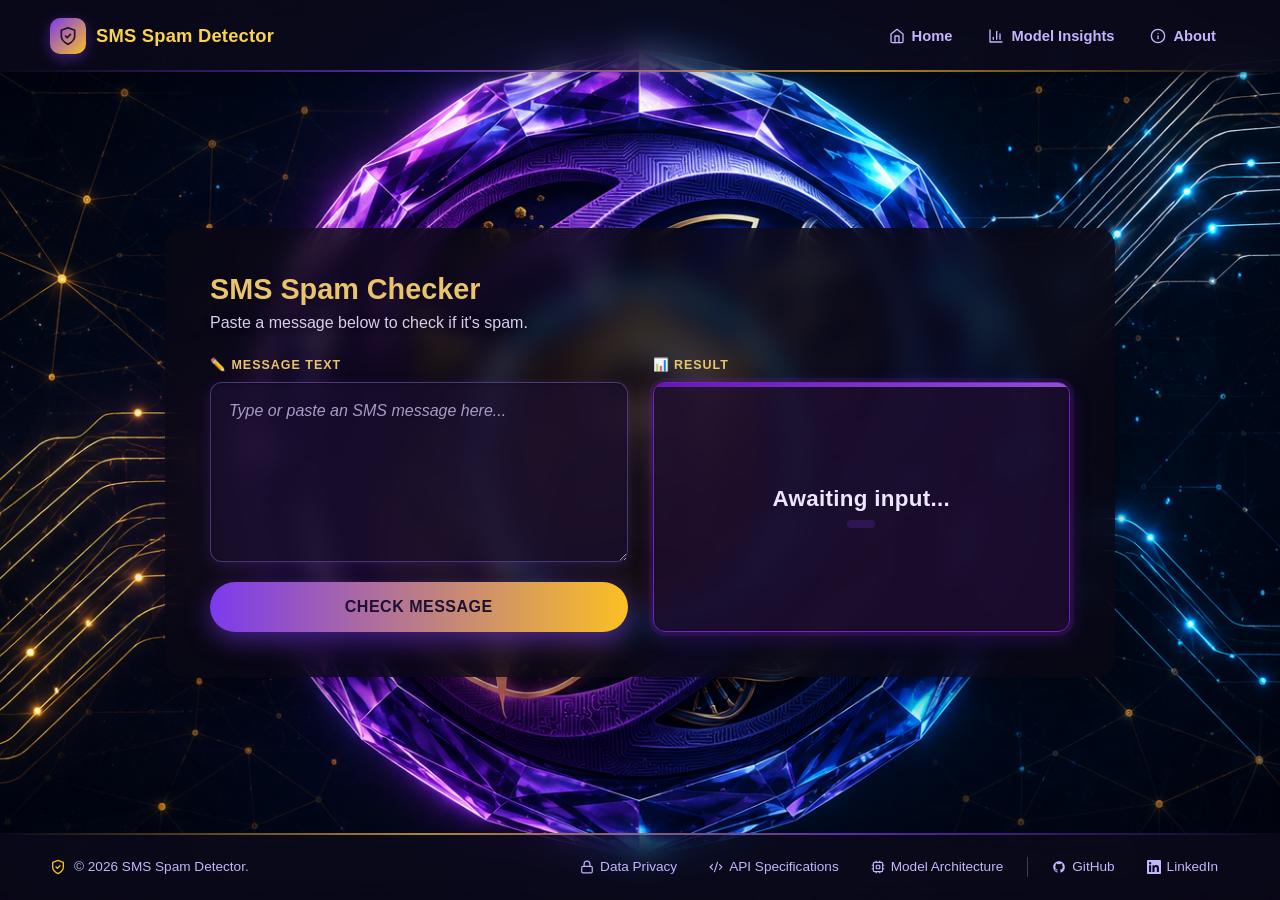
<file: frontend/index.html>
<!DOCTYPE html>
<html lang="en">
<head>
    <meta charset="UTF-8">
    <meta name="viewport" content="width=device-width, initial-scale=1.0">
    <title>SMS Spam Detector | Check Message</title>
    <link rel="stylesheet" href="css/style.css">
</head>
<body>

    <!-- Data Privacy Modal -->
    <div class="modal-overlay" id="privacyModal">
        <div class="modal-box">
            <button class="modal-close" id="closeModal" aria-label="Close">
                <svg viewBox="0 0 24 24" fill="none" stroke="currentColor" stroke-width="2.5" stroke-linecap="round" stroke-linejoin="round"><path d="M18 6 6 18"/><path d="m6 6 12 12"/></svg>
            </button>
            <div class="modal-icon">
                <svg viewBox="0 0 24 24" fill="none" stroke="currentColor" stroke-width="2" stroke-linecap="round" stroke-linejoin="round"><rect width="18" height="11" x="3" y="11" rx="2" ry="2"/><path d="M7 11V7a5 5 0 0 1 10 0v4"/></svg>
            </div>
            <h2>Data Privacy</h2>
            <p>Your privacy is important to us. Here is exactly what this application does and does not do with your data:</p>
            <ul>
                <li>
                    <svg viewBox="0 0 24 24" fill="none" stroke="currentColor" stroke-width="2" stroke-linecap="round" stroke-linejoin="round"><path d="M20 6 9 17l-5-5"/></svg>
                    <span><b>No messages are stored.</b> Your SMS text is processed in memory and immediately discarded after prediction.</span>
                </li>
                <li>
                    <svg viewBox="0 0 24 24" fill="none" stroke="currentColor" stroke-width="2" stroke-linecap="round" stroke-linejoin="round"><path d="M20 6 9 17l-5-5"/></svg>
                    <span><b>No personal data is collected.</b> We do not collect names, phone numbers, IP addresses, or any identifying information.</span>
                </li>
                <li>
                    <svg viewBox="0 0 24 24" fill="none" stroke="currentColor" stroke-width="2" stroke-linecap="round" stroke-linejoin="round"><path d="M20 6 9 17l-5-5"/></svg>
                    <span><b>No third-party sharing.</b> Your input never leaves the server — it is not sent to any external service or analytics platform.</span>
                </li>
                <li>
                    <svg viewBox="0 0 24 24" fill="none" stroke="currentColor" stroke-width="2" stroke-linecap="round" stroke-linejoin="round"><path d="M20 6 9 17l-5-5"/></svg>
                    <span><b>No cookies or tracking.</b> This application uses no cookies, local storage, or browser fingerprinting.</span>
                </li>
                <li>
                    <svg viewBox="0 0 24 24" fill="none" stroke="currentColor" stroke-width="2" stroke-linecap="round" stroke-linejoin="round"><path d="M20 6 9 17l-5-5"/></svg>
                    <span><b>Open source.</b> The full source code is publicly available on GitHub for independent verification.</span>
                </li>
            </ul>
        </div>
    </div>

    <header class="site-header">
        <a href="landing.html" class="logo">
            <span class="logo-icon">
                <svg viewBox="0 0 24 24" fill="none" stroke="currentColor" stroke-width="2" stroke-linecap="round" stroke-linejoin="round"><path d="M12 22s8-4 8-10V5l-8-3-8 3v7c0 6 8 10 8 10Z"/><path d="m9 12 2 2 4-4"/></svg>
            </span>
            <span class="logo-text">SMS Spam Detector</span>
        </a>
        <nav>
            <a href="landing.html">
                <svg class="nav-icon" viewBox="0 0 24 24" fill="none" stroke="currentColor" stroke-width="2" stroke-linecap="round" stroke-linejoin="round"><path d="m3 9 9-7 9 7v11a2 2 0 0 1-2 2H5a2 2 0 0 1-2-2z"/><path d="M9 22V12h6v10"/></svg>
                <span>Home</span>
            </a>
            <a href="model_insights/examples.pdf" download>
                <svg class="nav-icon" viewBox="0 0 24 24" fill="none" stroke="currentColor" stroke-width="2" stroke-linecap="round" stroke-linejoin="round"><path d="M3 3v18h18"/><path d="M18 17V9"/><path d="M13 17V5"/><path d="M8 17v-3"/></svg>
                <span>Model Insights</span>
            </a>
            <a href="https://github.com/your-username/sms-spam-detector" target="_blank" rel="noopener noreferrer">
                <svg class="nav-icon" viewBox="0 0 24 24" fill="none" stroke="currentColor" stroke-width="2" stroke-linecap="round" stroke-linejoin="round"><circle cx="12" cy="12" r="10"/><path d="M12 16v-4"/><path d="M12 8h.01"/></svg>
                <span>About</span>
            </a>
        </nav>
    </header>

    <main class="app-main">
        <div class="glass-card">
            <h1>SMS Spam Checker</h1>
            <p class="subtext">Paste a message below to check if it's spam.</p>

            <div class="checker-grid">
                <div class="input-col">
                    <label for="messageInput">✏️ MESSAGE TEXT</label>
                    <textarea id="messageInput" placeholder="Type or paste an SMS message here..."></textarea>
                    <button id="checkBtn">CHECK MESSAGE</button>
                </div>

                <div class="result-col">
                    <label>📊 RESULT</label>
                    <div class="result-box" id="resultBox">
                        <p id="resultLabel">Awaiting input...</p>
                        <p id="resultScore"></p>
                    </div>
                </div>
            </div>
        </div>
    </main>

    <footer class="site-footer">
        <div class="footer-brand">
            <svg class="footer-icon" viewBox="0 0 24 24" fill="none" stroke="currentColor" stroke-width="2" stroke-linecap="round" stroke-linejoin="round"><path d="M12 22s8-4 8-10V5l-8-3-8 3v7c0 6 8 10 8 10Z"/><path d="m9 12 2 2 4-4"/></svg>
            <p>&copy; 2026 SMS Spam Detector.</p>
        </div>
        <div class="footer-links">
            <a href="#" id="openPrivacy">
                <svg viewBox="0 0 24 24" fill="none" stroke="currentColor" stroke-width="2" stroke-linecap="round" stroke-linejoin="round"><rect width="18" height="11" x="3" y="11" rx="2" ry="2"/><path d="M7 11V7a5 5 0 0 1 10 0v4"/></svg>
                <span>Data Privacy</span>
            </a>
            <a href="api.html" target="_blank" rel="noopener noreferrer">
                <svg viewBox="0 0 24 24" fill="none" stroke="currentColor" stroke-width="2" stroke-linecap="round" stroke-linejoin="round"><path d="m18 16 4-4-4-4"/><path d="m6 8-4 4 4 4"/><path d="m14.5 4-5 16"/></svg>
                <span>API Specifications</span>
            </a>
            <a href="model_insights/model_architecture.pdf" download>
                <svg viewBox="0 0 24 24" fill="none" stroke="currentColor" stroke-width="2" stroke-linecap="round" stroke-linejoin="round"><rect width="16" height="16" x="4" y="4" rx="2"/><rect width="6" height="6" x="9" y="9" rx="1"/><path d="M15 2v2"/><path d="M15 20v2"/><path d="M2 15h2"/><path d="M2 9h2"/><path d="M20 15h2"/><path d="M20 9h2"/><path d="M9 2v2"/><path d="M9 20v2"/></svg>
                <span>Model Architecture</span>
            </a>

            <div class="footer-divider"></div>

            <a href="https://github.com/your-username" target="_blank" rel="noopener noreferrer" class="footer-social">
                <svg viewBox="0 0 24 24" fill="currentColor"><path d="M12 2C6.477 2 2 6.484 2 12.017c0 4.425 2.865 8.18 6.839 9.504.5.092.682-.217.682-.483 0-.237-.008-.868-.013-1.703-2.782.605-3.369-1.343-3.369-1.343-.454-1.158-1.11-1.466-1.11-1.466-.908-.62.069-.608.069-.608 1.003.07 1.531 1.032 1.531 1.032.892 1.53 2.341 1.088 2.91.832.092-.647.35-1.088.636-1.338-2.22-.253-4.555-1.113-4.555-4.951 0-1.093.39-1.988 1.029-2.688-.103-.253-.446-1.272.098-2.65 0 0 .84-.27 2.75 1.026A9.564 9.564 0 0 1 12 6.844a9.59 9.59 0 0 1 2.504.337c1.909-1.296 2.747-1.027 2.747-1.027.546 1.379.202 2.398.1 2.651.64.7 1.028 1.595 1.028 2.688 0 3.848-2.339 4.695-4.566 4.943.359.309.678.92.678 1.855 0 1.338-.012 2.419-.012 2.747 0 .268.18.58.688.482A10.02 10.02 0 0 0 22 12.017C22 6.484 17.522 2 12 2Z"/></svg>
                <span>GitHub</span>
            </a>
            <a href="https://linkedin.com/in/your-profile" target="_blank" rel="noopener noreferrer" class="footer-social footer-social--linkedin">
                <svg viewBox="0 0 24 24" fill="currentColor"><path d="M20.447 20.452h-3.554v-5.569c0-1.328-.027-3.037-1.852-3.037-1.853 0-2.136 1.445-2.136 2.939v5.667H9.351V9h3.414v1.561h.046c.477-.9 1.637-1.85 3.37-1.85 3.601 0 4.267 2.37 4.267 5.455v6.286zM5.337 7.433a2.062 2.062 0 0 1-2.063-2.065 2.064 2.064 0 1 1 2.063 2.065zm1.782 13.019H3.555V9h3.564v11.452zM22.225 0H1.771C.792 0 0 .774 0 1.729v20.542C0 23.227.792 24 1.771 24h20.451C23.2 24 24 23.227 24 22.271V1.729C24 .774 23.2 0 22.222 0h.003z"/></svg>
                <span>LinkedIn</span>
            </a>
        </div>
    </footer>

    <script src="js/script.js"></script>
    <script src="js/modal.js"></script>
</body>
</html>
</file>
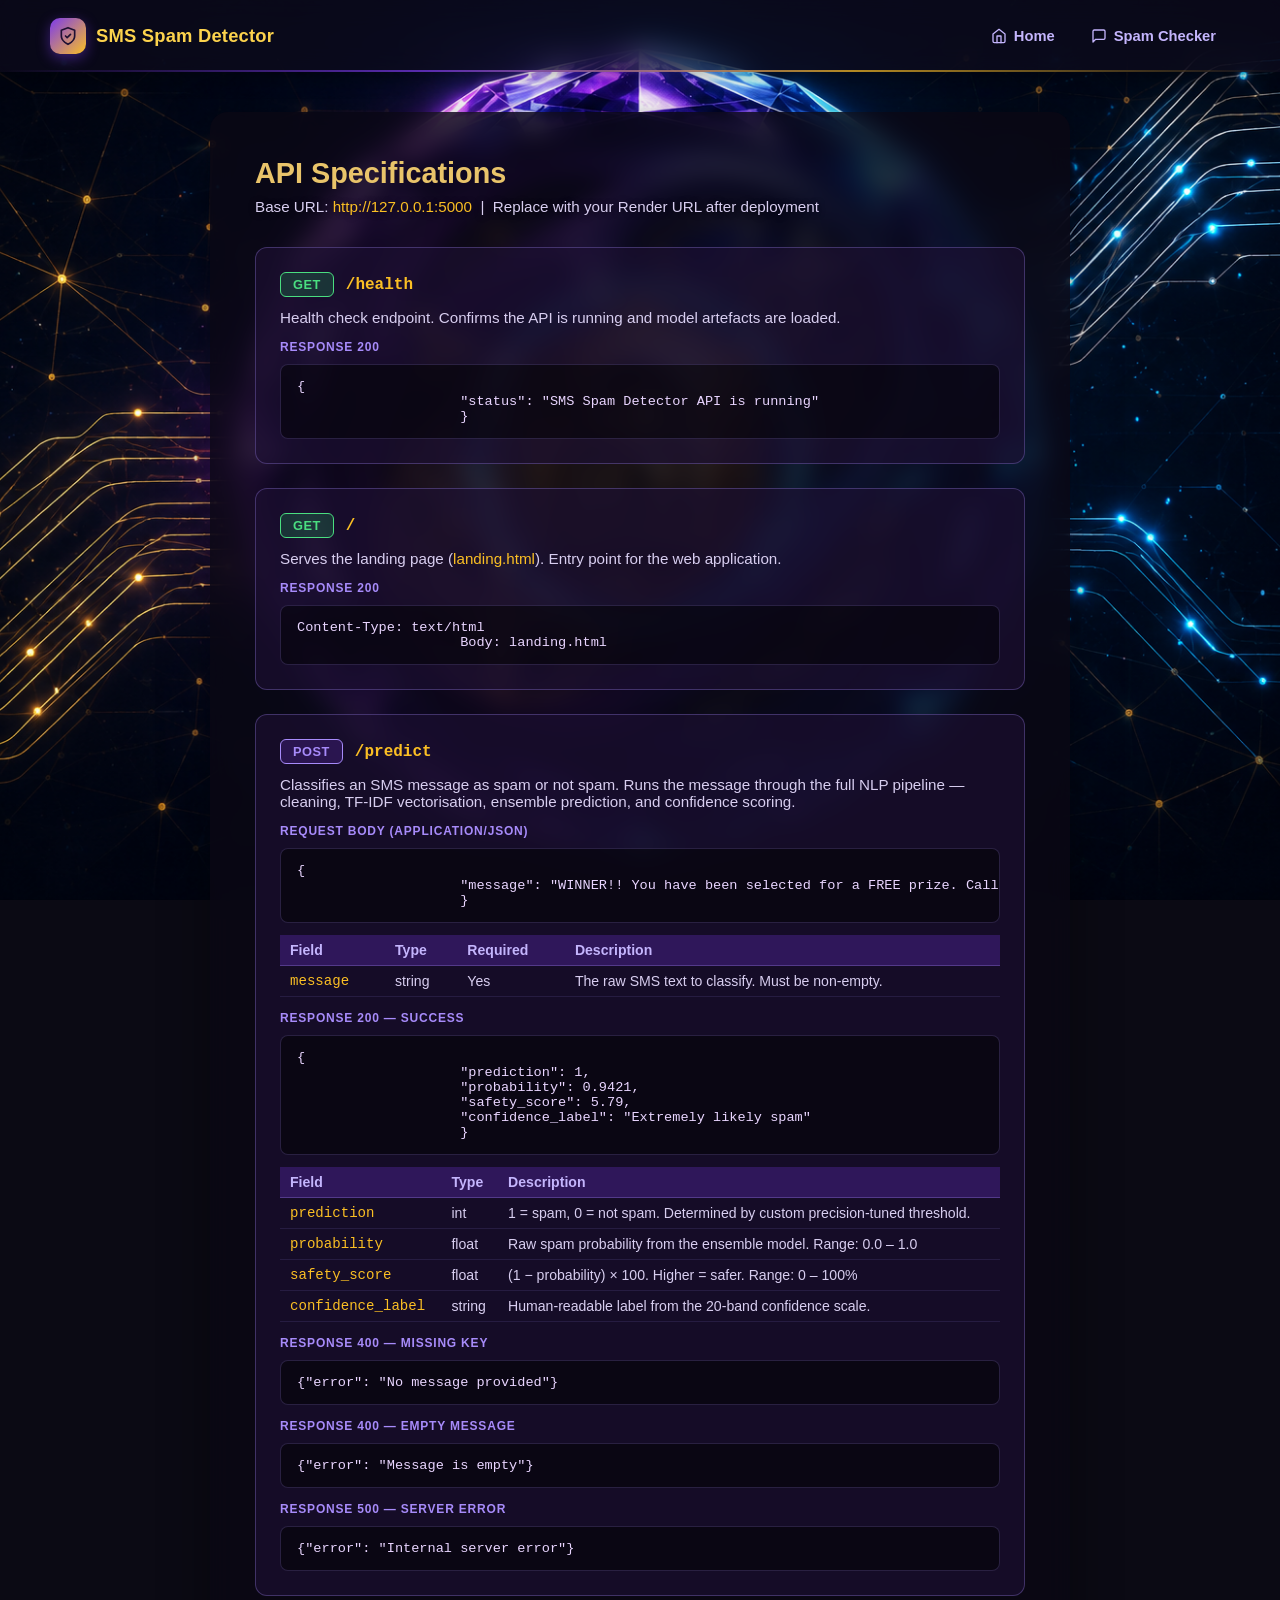
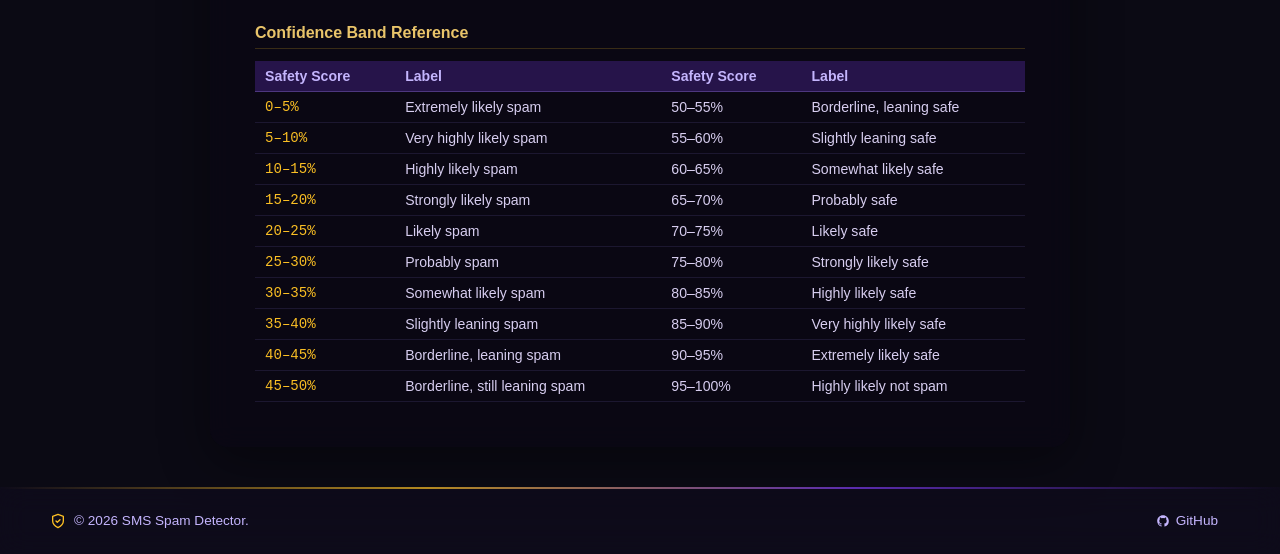
<file: frontend/api.html>
<!DOCTYPE html>
<html lang="en">

<head>
    <meta charset="UTF-8">
    <meta name="viewport" content="width=device-width, initial-scale=1.0">
    <title>SMS Spam Detector | API Specifications</title>
    <link rel="stylesheet" href="css/style.css">
    <link rel="stylesheet" href="css/api.css">

</head>

<body>

    <header class="site-header">
        <a href="landing.html" class="logo">
            <span class="logo-icon">
                <svg viewBox="0 0 24 24" fill="none" stroke="currentColor" stroke-width="2" stroke-linecap="round"
                    stroke-linejoin="round">
                    <path d="M12 22s8-4 8-10V5l-8-3-8 3v7c0 6 8 10 8 10Z" />
                    <path d="m9 12 2 2 4-4" />
                </svg>
            </span>
            <span class="logo-text">SMS Spam Detector</span>
        </a>
        <nav>
            <a href="landing.html">
                <svg class="nav-icon" viewBox="0 0 24 24" fill="none" stroke="currentColor" stroke-width="2"
                    stroke-linecap="round" stroke-linejoin="round">
                    <path d="m3 9 9-7 9 7v11a2 2 0 0 1-2 2H5a2 2 0 0 1-2-2z" />
                    <path d="M9 22V12h6v10" />
                </svg>
                <span>Home</span>
            </a>
            <a href="index.html">
                <svg class="nav-icon" viewBox="0 0 24 24" fill="none" stroke="currentColor" stroke-width="2"
                    stroke-linecap="round" stroke-linejoin="round">
                    <path d="M21 15a2 2 0 0 1-2 2H7l-4 4V5a2 2 0 0 1 2-2h14a2 2 0 0 1 2 2z" />
                </svg>
                <span>Spam Checker</span>
            </a>
        </nav>
    </header>

    <main class="api-main">
        <div class="api-card">
            <h1>API Specifications</h1>
            <p class="subtext">Base URL: <code style="color:#fbbf24;">http://127.0.0.1:5000</code> &nbsp;|&nbsp; Replace
                with your Render URL after deployment</p>

            <div class="endpoint">
                <div class="endpoint-header">
                    <span class="method get">GET</span>
                    <span class="endpoint-path">/health</span>
                </div>
                <p class="endpoint-desc">Health check endpoint. Confirms the API is running and model artefacts are
                    loaded.</p>
                <div class="code-label">Response 200</div>
                <div class="code-block">{
                    "status": "SMS Spam Detector API is running"
                    }</div>
            </div>

            <div class="endpoint">
                <div class="endpoint-header">
                    <span class="method get">GET</span>
                    <span class="endpoint-path">/</span>
                </div>
                <p class="endpoint-desc">Serves the landing page (<code style="color:#fbbf24;">landing.html</code>).
                    Entry point for the web application.</p>
                <div class="code-label">Response 200</div>
                <div class="code-block">Content-Type: text/html
                    Body: landing.html</div>
            </div>

            <div class="endpoint">
                <div class="endpoint-header">
                    <span class="method post">POST</span>
                    <span class="endpoint-path">/predict</span>
                </div>
                <p class="endpoint-desc">
                    Classifies an SMS message as spam or not spam. Runs the message through
                    the full NLP pipeline — cleaning, TF-IDF vectorisation, ensemble prediction,
                    and confidence scoring.
                </p>
                <div class="code-label">Request Body (application/json)</div>
                <div class="code-block">{
                    "message": "WINNER!! You have been selected for a FREE prize. Call NOW!"
                    }</div>
                <table class="field-table">
                    <tr>
                        <th>Field</th>
                        <th>Type</th>
                        <th>Required</th>
                        <th>Description</th>
                    </tr>
                    <tr>
                        <td>message</td>
                        <td>string</td>
                        <td>Yes</td>
                        <td>The raw SMS text to classify. Must be non-empty.</td>
                    </tr>
                </table>
                <div class="code-label">Response 200 — Success</div>
                <div class="code-block">{
                    "prediction": 1,
                    "probability": 0.9421,
                    "safety_score": 5.79,
                    "confidence_label": "Extremely likely spam"
                    }</div>
                <table class="field-table">
                    <tr>
                        <th>Field</th>
                        <th>Type</th>
                        <th>Description</th>
                    </tr>
                    <tr>
                        <td>prediction</td>
                        <td>int</td>
                        <td>1 = spam, 0 = not spam. Determined by custom precision-tuned threshold.</td>
                    </tr>
                    <tr>
                        <td>probability</td>
                        <td>float</td>
                        <td>Raw spam probability from the ensemble model. Range: 0.0 – 1.0</td>
                    </tr>
                    <tr>
                        <td>safety_score</td>
                        <td>float</td>
                        <td>(1 − probability) × 100. Higher = safer. Range: 0 – 100%</td>
                    </tr>
                    <tr>
                        <td>confidence_label</td>
                        <td>string</td>
                        <td>Human-readable label from the 20-band confidence scale.</td>
                    </tr>
                </table>
                <div class="code-label">Response 400 — Missing key</div>
                <div class="code-block">{"error": "No message provided"}</div>
                <div class="code-label">Response 400 — Empty message</div>
                <div class="code-block">{"error": "Message is empty"}</div>
                <div class="code-label">Response 500 — Server error</div>
                <div class="code-block">{"error": "Internal server error"}</div>
            </div>

            <p class="section-title">Confidence Band Reference</p>
            <table class="field-table">
                <tr>
                    <th>Safety Score</th>
                    <th>Label</th>
                    <th>Safety Score</th>
                    <th>Label</th>
                </tr>
                <tr>
                    <td>0–5%</td>
                    <td>Extremely likely spam</td>
                    <td>50–55%</td>
                    <td>Borderline, leaning safe</td>
                </tr>
                <tr>
                    <td>5–10%</td>
                    <td>Very highly likely spam</td>
                    <td>55–60%</td>
                    <td>Slightly leaning safe</td>
                </tr>
                <tr>
                    <td>10–15%</td>
                    <td>Highly likely spam</td>
                    <td>60–65%</td>
                    <td>Somewhat likely safe</td>
                </tr>
                <tr>
                    <td>15–20%</td>
                    <td>Strongly likely spam</td>
                    <td>65–70%</td>
                    <td>Probably safe</td>
                </tr>
                <tr>
                    <td>20–25%</td>
                    <td>Likely spam</td>
                    <td>70–75%</td>
                    <td>Likely safe</td>
                </tr>
                <tr>
                    <td>25–30%</td>
                    <td>Probably spam</td>
                    <td>75–80%</td>
                    <td>Strongly likely safe</td>
                </tr>
                <tr>
                    <td>30–35%</td>
                    <td>Somewhat likely spam</td>
                    <td>80–85%</td>
                    <td>Highly likely safe</td>
                </tr>
                <tr>
                    <td>35–40%</td>
                    <td>Slightly leaning spam</td>
                    <td>85–90%</td>
                    <td>Very highly likely safe</td>
                </tr>
                <tr>
                    <td>40–45%</td>
                    <td>Borderline, leaning spam</td>
                    <td>90–95%</td>
                    <td>Extremely likely safe</td>
                </tr>
                <tr>
                    <td>45–50%</td>
                    <td>Borderline, still leaning spam</td>
                    <td>95–100%</td>
                    <td>Highly likely not spam</td>
                </tr>
            </table>
        </div>
    </main>

    <footer class="site-footer">
        <div class="footer-brand">
            <svg class="footer-icon" viewBox="0 0 24 24" fill="none" stroke="currentColor" stroke-width="2"
                stroke-linecap="round" stroke-linejoin="round">
                <path d="M12 22s8-4 8-10V5l-8-3-8 3v7c0 6 8 10 8 10Z" />
                <path d="m9 12 2 2 4-4" />
            </svg>
            <p>&copy; 2026 SMS Spam Detector.</p>
        </div>
        <div class="footer-links">
            <a href="https://github.com/your-username" target="_blank" rel="noopener noreferrer" class="footer-social">
                <svg viewBox="0 0 24 24" fill="currentColor">
                    <path
                        d="M12 2C6.477 2 2 6.484 2 12.017c0 4.425 2.865 8.18 6.839 9.504.5.092.682-.217.682-.483 0-.237-.008-.868-.013-1.703-2.782.605-3.369-1.343-3.369-1.343-.454-1.158-1.11-1.466-1.11-1.466-.908-.62.069-.608.069-.608 1.003.07 1.531 1.032 1.531 1.032.892 1.53 2.341 1.088 2.91.832.092-.647.35-1.088.636-1.338-2.22-.253-4.555-1.113-4.555-4.951 0-1.093.39-1.988 1.029-2.688-.103-.253-.446-1.272.098-2.65 0 0 .84-.27 2.75 1.026A9.564 9.564 0 0 1 12 6.844a9.59 9.59 0 0 1 2.504.337c1.909-1.296 2.747-1.027 2.747-1.027.546 1.379.202 2.398.1 2.651.64.7 1.028 1.595 1.028 2.688 0 3.848-2.339 4.695-4.566 4.943.359.309.678.92.678 1.855 0 1.338-.012 2.419-.012 2.747 0 .268.18.58.688.482A10.02 10.02 0 0 0 22 12.017C22 6.484 17.522 2 12 2Z" />
                </svg>
                <span>GitHub</span>
            </a>
        </div>
    </footer>

</body>

</html>
</file>
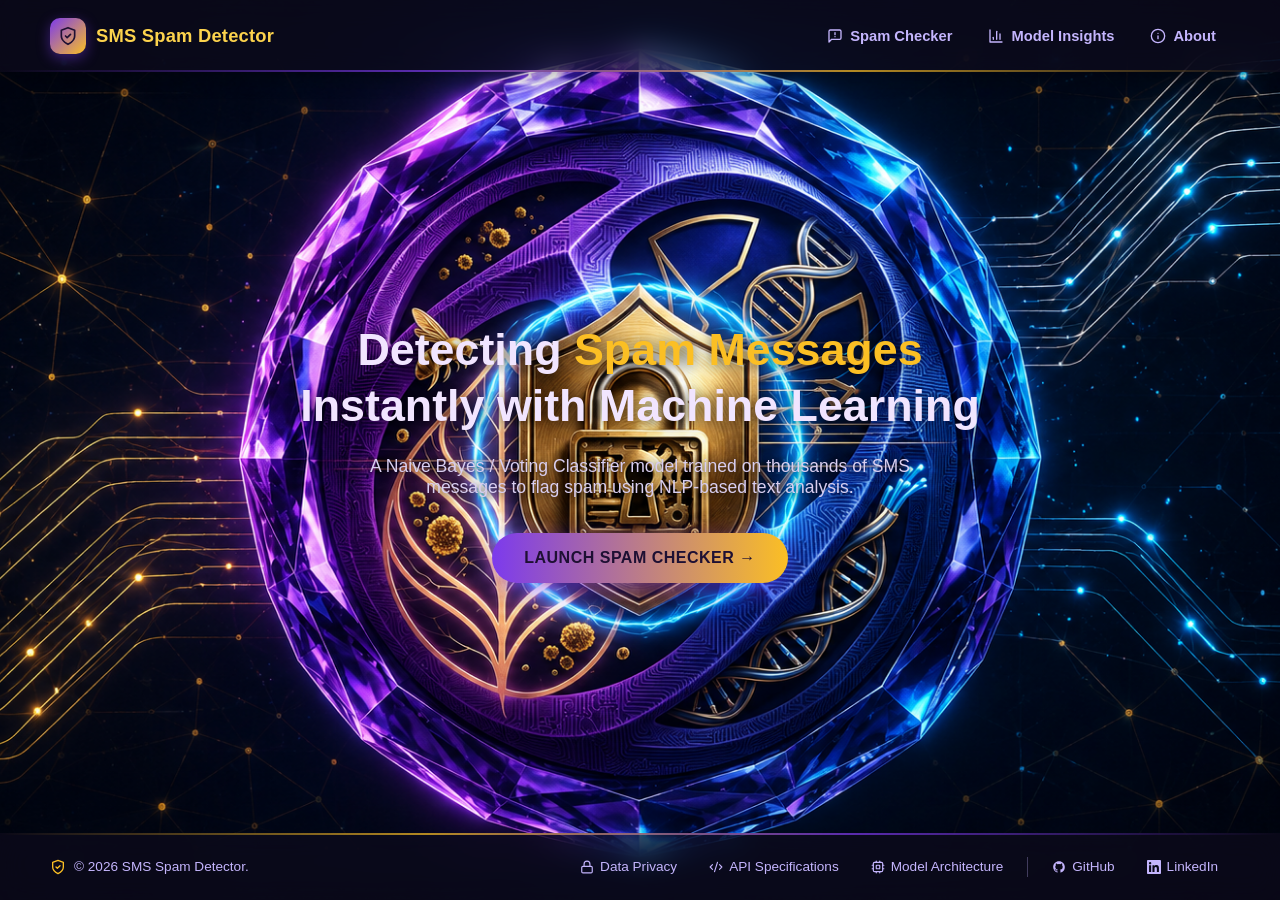
<file: frontend/landing.html>
<!DOCTYPE html>
<html lang="en">
<head>
    <meta charset="UTF-8">
    <meta name="viewport" content="width=device-width, initial-scale=1.0">
    <title>SMS Spam Detector | Home</title>
    <link rel="stylesheet" href="css/landing.css">
</head>
<body>

    <!-- Data Privacy Modal -->
    <div class="modal-overlay" id="privacyModal">
        <div class="modal-box">
            <button class="modal-close" id="closeModal" aria-label="Close">
                <svg viewBox="0 0 24 24" fill="none" stroke="currentColor" stroke-width="2.5" stroke-linecap="round" stroke-linejoin="round"><path d="M18 6 6 18"/><path d="m6 6 12 12"/></svg>
            </button>
            <div class="modal-icon">
                <svg viewBox="0 0 24 24" fill="none" stroke="currentColor" stroke-width="2" stroke-linecap="round" stroke-linejoin="round"><rect width="18" height="11" x="3" y="11" rx="2" ry="2"/><path d="M7 11V7a5 5 0 0 1 10 0v4"/></svg>
            </div>
            <h2>Data Privacy</h2>
            <p>Your privacy is important to us. Here is exactly what this application does and does not do with your data:</p>
            <ul>
                <li>
                    <svg viewBox="0 0 24 24" fill="none" stroke="currentColor" stroke-width="2" stroke-linecap="round" stroke-linejoin="round"><path d="M20 6 9 17l-5-5"/></svg>
                    <span><b>No messages are stored.</b> Your SMS text is processed in memory and immediately discarded after prediction.</span>
                </li>
                <li>
                    <svg viewBox="0 0 24 24" fill="none" stroke="currentColor" stroke-width="2" stroke-linecap="round" stroke-linejoin="round"><path d="M20 6 9 17l-5-5"/></svg>
                    <span><b>No personal data is collected.</b> We do not collect names, phone numbers, IP addresses, or any identifying information.</span>
                </li>
                <li>
                    <svg viewBox="0 0 24 24" fill="none" stroke="currentColor" stroke-width="2" stroke-linecap="round" stroke-linejoin="round"><path d="M20 6 9 17l-5-5"/></svg>
                    <span><b>No third-party sharing.</b> Your input never leaves the server — it is not sent to any external service or analytics platform.</span>
                </li>
                <li>
                    <svg viewBox="0 0 24 24" fill="none" stroke="currentColor" stroke-width="2" stroke-linecap="round" stroke-linejoin="round"><path d="M20 6 9 17l-5-5"/></svg>
                    <span><b>No cookies or tracking.</b> This application uses no cookies, local storage, or browser fingerprinting.</span>
                </li>
                <li>
                    <svg viewBox="0 0 24 24" fill="none" stroke="currentColor" stroke-width="2" stroke-linecap="round" stroke-linejoin="round"><path d="M20 6 9 17l-5-5"/></svg>
                    <span><b>Open source.</b> The full source code is publicly available on GitHub for independent verification.</span>
                </li>
            </ul>
        </div>
    </div>

    <header class="site-header">
        <a href="landing.html" class="logo">
            <span class="logo-icon">
                <svg viewBox="0 0 24 24" fill="none" stroke="currentColor" stroke-width="2" stroke-linecap="round" stroke-linejoin="round"><path d="M12 22s8-4 8-10V5l-8-3-8 3v7c0 6 8 10 8 10Z"/><path d="m9 12 2 2 4-4"/></svg>
            </span>
            <span class="logo-text">SMS Spam Detector</span>
        </a>
        <nav>
            <a href="index.html">
                <svg class="nav-icon" viewBox="0 0 24 24" fill="none" stroke="currentColor" stroke-width="2" stroke-linecap="round" stroke-linejoin="round"><path d="M21 15a2 2 0 0 1-2 2H7l-4 4V5a2 2 0 0 1 2-2h14a2 2 0 0 1 2 2z"/><path d="M12 7v3"/><path d="M12 13h.01"/></svg>
                <span>Spam Checker</span>
            </a>
            <a href="model_insights/examples.pdf" download>
                <svg class="nav-icon" viewBox="0 0 24 24" fill="none" stroke="currentColor" stroke-width="2" stroke-linecap="round" stroke-linejoin="round"><path d="M3 3v18h18"/><path d="M18 17V9"/><path d="M13 17V5"/><path d="M8 17v-3"/></svg>
                <span>Model Insights</span>
            </a>
            <a href="https://github.com/your-username/sms-spam-detector" target="_blank" rel="noopener noreferrer">
                <svg class="nav-icon" viewBox="0 0 24 24" fill="none" stroke="currentColor" stroke-width="2" stroke-linecap="round" stroke-linejoin="round"><circle cx="12" cy="12" r="10"/><path d="M12 16v-4"/><path d="M12 8h.01"/></svg>
                <span>About</span>
            </a>
        </nav>
    </header>

    <main class="hero">
        <div class="hero-content">
            <h1>Detecting <span class="highlight">Spam Messages</span><br>Instantly with Machine Learning</h1>
            <p class="hero-subtext">
                A Naive Bayes / Voting Classifier model trained on thousands of SMS
                messages to flag spam using NLP-based text analysis.
            </p>
            <div class="cta-wrapper">
                <a href="index.html" class="cta-btn">LAUNCH SPAM CHECKER &rarr;</a>
            </div>
        </div>
    </main>

    <footer class="site-footer">
        <div class="footer-brand">
            <svg class="footer-icon" viewBox="0 0 24 24" fill="none" stroke="currentColor" stroke-width="2" stroke-linecap="round" stroke-linejoin="round"><path d="M12 22s8-4 8-10V5l-8-3-8 3v7c0 6 8 10 8 10Z"/><path d="m9 12 2 2 4-4"/></svg>
            <p>&copy; 2026 SMS Spam Detector.</p>
        </div>
        <div class="footer-links">
            <a href="#" id="openPrivacy">
                <svg viewBox="0 0 24 24" fill="none" stroke="currentColor" stroke-width="2" stroke-linecap="round" stroke-linejoin="round"><rect width="18" height="11" x="3" y="11" rx="2" ry="2"/><path d="M7 11V7a5 5 0 0 1 10 0v4"/></svg>
                <span>Data Privacy</span>
            </a>
            <a href="api.html" target="_blank" rel="noopener noreferrer">
                <svg viewBox="0 0 24 24" fill="none" stroke="currentColor" stroke-width="2" stroke-linecap="round" stroke-linejoin="round"><path d="m18 16 4-4-4-4"/><path d="m6 8-4 4 4 4"/><path d="m14.5 4-5 16"/></svg>
                <span>API Specifications</span>
            </a>
            <a href="model_insights/model_architecture.pdf" download>
                <svg viewBox="0 0 24 24" fill="none" stroke="currentColor" stroke-width="2" stroke-linecap="round" stroke-linejoin="round"><rect width="16" height="16" x="4" y="4" rx="2"/><rect width="6" height="6" x="9" y="9" rx="1"/><path d="M15 2v2"/><path d="M15 20v2"/><path d="M2 15h2"/><path d="M2 9h2"/><path d="M20 15h2"/><path d="M20 9h2"/><path d="M9 2v2"/><path d="M9 20v2"/></svg>
                <span>Model Architecture</span>
            </a>

            <div class="footer-divider"></div>

            <a href="https://github.com/your-username" target="_blank" rel="noopener noreferrer" class="footer-social">
                <svg viewBox="0 0 24 24" fill="currentColor"><path d="M12 2C6.477 2 2 6.484 2 12.017c0 4.425 2.865 8.18 6.839 9.504.5.092.682-.217.682-.483 0-.237-.008-.868-.013-1.703-2.782.605-3.369-1.343-3.369-1.343-.454-1.158-1.11-1.466-1.11-1.466-.908-.62.069-.608.069-.608 1.003.07 1.531 1.032 1.531 1.032.892 1.53 2.341 1.088 2.91.832.092-.647.35-1.088.636-1.338-2.22-.253-4.555-1.113-4.555-4.951 0-1.093.39-1.988 1.029-2.688-.103-.253-.446-1.272.098-2.65 0 0 .84-.27 2.75 1.026A9.564 9.564 0 0 1 12 6.844a9.59 9.59 0 0 1 2.504.337c1.909-1.296 2.747-1.027 2.747-1.027.546 1.379.202 2.398.1 2.651.64.7 1.028 1.595 1.028 2.688 0 3.848-2.339 4.695-4.566 4.943.359.309.678.92.678 1.855 0 1.338-.012 2.419-.012 2.747 0 .268.18.58.688.482A10.02 10.02 0 0 0 22 12.017C22 6.484 17.522 2 12 2Z"/></svg>
                <span>GitHub</span>
            </a>
            <a href="https://linkedin.com/in/your-profile" target="_blank" rel="noopener noreferrer" class="footer-social footer-social--linkedin">
                <svg viewBox="0 0 24 24" fill="currentColor"><path d="M20.447 20.452h-3.554v-5.569c0-1.328-.027-3.037-1.852-3.037-1.853 0-2.136 1.445-2.136 2.939v5.667H9.351V9h3.414v1.561h.046c.477-.9 1.637-1.85 3.37-1.85 3.601 0 4.267 2.37 4.267 5.455v6.286zM5.337 7.433a2.062 2.062 0 0 1-2.063-2.065 2.064 2.064 0 1 1 2.063 2.065zm1.782 13.019H3.555V9h3.564v11.452zM22.225 0H1.771C.792 0 0 .774 0 1.729v20.542C0 23.227.792 24 1.771 24h20.451C23.2 24 24 23.227 24 22.271V1.729C24 .774 23.2 0 22.222 0h.003z"/></svg>
                <span>LinkedIn</span>
            </a>
        </div>
    </footer>

    <script src="js/landing.js"></script>
    <script src="js/modal.js"></script>
</body>
</html>
</file>
<file: frontend/css/style.css>
* {
    margin: 0;
    padding: 0;
    box-sizing: border-box;
    font-family: 'Segoe UI', sans-serif;
}

html {
    background-color: #0b0a14;
}

body {
    min-height: 100vh;
    display: flex;
    flex-direction: column;
    background-color: #0b0a14;
    background-image: url('../assets/background.jpg');
    background-size: cover;
    background-position: center;
    background-attachment: fixed;
}

/* Header */
.site-header {
    position: relative;
    display: flex;
    justify-content: space-between;
    align-items: center;
    padding: 18px 50px;
    background: rgba(15, 12, 30, 0.6);
    backdrop-filter: blur(14px);
    -webkit-backdrop-filter: blur(14px);
    box-shadow: 0 4px 20px rgba(0,0,0,0.3);
}

.site-header::after {
    content: "";
    position: absolute;
    bottom: 0;
    left: 0;
    right: 0;
    height: 2px;
    background: linear-gradient(90deg, transparent, #7c3aed, #fbbf24, transparent);
    opacity: 0.7;
}

.logo {
    display: flex;
    align-items: center;
    gap: 10px;
    text-decoration: none;
}

.logo-icon {
    display: flex;
    align-items: center;
    justify-content: center;
    width: 36px;
    height: 36px;
    border-radius: 10px;
    background: linear-gradient(135deg, #7c3aed, #fbbf24);
    box-shadow: 0 4px 14px rgba(124, 58, 237, 0.45);
}

.logo-icon svg {
    width: 20px;
    height: 20px;
    color: #1e1033;
}

.logo-text {
    font-weight: 700;
    font-size: 1.15rem;
    color: #fcd34d;
    letter-spacing: 0.2px;
}

.site-header nav {
    display: flex;
    align-items: center;
    gap: 8px;
}

.site-header nav a {
    display: flex;
    align-items: center;
    gap: 7px;
    position: relative;
    padding: 8px 14px;
    text-decoration: none;
    color: #c4b5fd;
    font-weight: 600;
    font-size: 0.92rem;
    border-radius: 8px;
    transition: color 0.25s ease, background 0.25s ease;
}

.site-header nav a .nav-icon {
    width: 16px;
    height: 16px;
    flex-shrink: 0;
    transition: color 0.25s ease;
}

.site-header nav a::after {
    content: "";
    position: absolute;
    bottom: 3px;
    left: 14px;
    right: 14px;
    height: 2px;
    background: #fbbf24;
    transform: scaleX(0);
    transform-origin: left;
    transition: transform 0.25s ease;
}

.site-header nav a:hover {
    color: #fbbf24;
    background: rgba(251, 191, 36, 0.08);
}

.site-header nav a:hover::after {
    transform: scaleX(1);
}

/* Main / Glass Card */
.app-main {
    flex: 1;
    display: flex;
    align-items: center;
    justify-content: center;
    padding: 40px 20px;
}

.glass-card {
    width: 100%;
    max-width: 950px;
    background: rgba(10, 8, 20, 0.82);
    border-radius: 18px;
    padding: 45px;
    box-shadow: 0 15px 50px rgba(0,0,0,0.4);
    opacity: 0;
    transform: translateY(25px);
    animation: fadeUp 0.8s ease forwards;
    animation-delay: 0.2s;
    backdrop-filter: blur(12px);
    -webkit-backdrop-filter: blur(12px);
}

@keyframes fadeUp {
    to {
        opacity: 1;
        transform: translateY(0);
    }
}

.glass-card h1 {
    font-size: 1.8rem;
    color: #e9c46a;
}

.subtext {
    margin-top: 8px;
    color: #d8cef0;
    margin-bottom: 25px;
    text-shadow: 0 1px 6px rgba(0,0,0,0.6);
}

/* Side-by-side layout */
.checker-grid {
    display: flex;
    gap: 25px;
    align-items: stretch;
}

.input-col, .result-col {
    flex: 1;
    display: flex;
    flex-direction: column;
}

.glass-card label {
    display: flex;
    align-items: center;
    gap: 6px;
    font-size: 0.78rem;
    font-weight: 700;
    letter-spacing: 1px;
    color: #e9c46a;
    margin-bottom: 10px;
    text-transform: uppercase;
}

/* Modern textarea styling */
.glass-card textarea {
    width: 100%;
    flex: 1;
    min-height: 180px;
    padding: 16px 18px;
    border-radius: 12px;
    border: 1.5px solid rgba(167, 139, 250, 0.35);
    font-size: 1rem;
    font-family: 'Segoe UI', sans-serif;
    line-height: 1.5;
    resize: vertical;
    color: #f1e5ff;
    background: rgba(30, 16, 51, 0.65);
    box-shadow:
        inset 0 1px 3px rgba(0,0,0,0.25),
        0 4px 14px rgba(124, 58, 237, 0.2);
    transition: border-color 0.25s ease, box-shadow 0.25s ease, background 0.25s ease;
}

.glass-card textarea::placeholder {
    color: #a99bc4;
    font-style: italic;
}

.glass-card textarea:hover {
    border-color: rgba(167, 139, 250, 0.55);
}

.glass-card textarea:focus {
    outline: none;
    border-color: #fbbf24;
    background: rgba(30, 16, 51, 0.85);
    box-shadow:
        0 0 0 4px rgba(251, 191, 36, 0.18),
        0 6px 20px rgba(124, 58, 237, 0.35);
}

/* Custom scrollbar for textarea */
.glass-card textarea::-webkit-scrollbar {
    width: 8px;
}

.glass-card textarea::-webkit-scrollbar-track {
    background: transparent;
}

.glass-card textarea::-webkit-scrollbar-thumb {
    background: rgba(124, 58, 237, 0.4);
    border-radius: 8px;
}

.glass-card textarea::-webkit-scrollbar-thumb:hover {
    background: rgba(124, 58, 237, 0.6);
}

.glass-card button {
    margin-top: 20px;
    width: 100%;
    padding: 16px;
    background: linear-gradient(90deg, #7c3aed, #fbbf24);
    color: #1e1033;
    border: none;
    border-radius: 40px;
    font-weight: 700;
    letter-spacing: 0.5px;
    font-size: 1rem;
    cursor: pointer;
    box-shadow: 0 8px 24px rgba(124, 58, 237, 0.5);
    transition: transform 0.25s ease, box-shadow 0.25s ease;
}

.glass-card button:hover {
    transform: scale(1.05);
    box-shadow: 0 12px 32px rgba(251, 191, 36, 0.55);
}

/* Modern Result Box — dynamic hue via CSS variable */
.result-box {
    --result-hue: 270;
    flex: 1;
    min-height: 180px;
    padding: 24px;
    border-radius: 12px;
    background: hsla(var(--result-hue), 60%, 12%, 0.75);
    border: 1.5px solid hsl(var(--result-hue), 70%, 45%);
    box-shadow:
        inset 0 1px 3px rgba(0,0,0,0.25),
        0 0 0 4px hsla(var(--result-hue), 70%, 40%, 0.18),
        0 6px 20px hsla(var(--result-hue), 70%, 40%, 0.3);
    text-align: center;
    display: flex;
    flex-direction: column;
    align-items: center;
    justify-content: center;
    gap: 8px;
    position: relative;
    overflow: hidden;
    transition:
        background 0.6s ease,
        border-color 0.6s ease,
        box-shadow 0.6s ease;
}

.result-box::before {
    content: "";
    position: absolute;
    top: 0;
    left: 0;
    right: 0;
    height: 4px;
    background: linear-gradient(
        90deg,
        hsl(var(--result-hue), 80%, 45%),
        hsl(var(--result-hue), 80%, 65%)
    );
    opacity: 0.85;
    transition: background 0.6s ease;
}

/* Shake animation for empty input */
.result-box.shake {
    animation: shakeError 0.5s ease;
}

@keyframes shakeError {
    0%, 100% { transform: translateX(0); }
    20%       { transform: translateX(-8px); }
    40%       { transform: translateX(8px); }
    60%       { transform: translateX(-6px); }
    80%       { transform: translateX(6px); }
}

/* Warning state */
.result-box.warning {
    --result-hue: 45;
    border-color: #fbbf24;
    background: rgba(80, 60, 10, 0.75);
    box-shadow:
        inset 0 1px 3px rgba(0,0,0,0.25),
        0 0 0 4px rgba(251, 191, 36, 0.18),
        0 6px 20px rgba(251, 191, 36, 0.3);
}

.result-box.warning::before {
    background: linear-gradient(90deg, #f59e0b, #fbbf24);
    opacity: 1;
}

#resultLabel {
    font-size: 1.4rem;
    font-weight: 800;
    color: #f1e5ff;
    letter-spacing: 0.3px;
}

#resultScore {
    font-size: 0.9rem;
    font-weight: 600;
    color: #c4b5fd;
    background: rgba(124, 58, 237, 0.2);
    padding: 4px 14px;
    border-radius: 20px;
}

/* Responsive: stack on small screens */
@media (max-width: 700px) {
    .checker-grid {
        flex-direction: column;
    }
}

/* Footer */
.site-footer {
    position: relative;
    display: flex;
    justify-content: space-between;
    align-items: center;
    padding: 20px 50px;
    background: rgba(15, 12, 30, 0.6);
    backdrop-filter: blur(14px);
    -webkit-backdrop-filter: blur(14px);
    font-size: 0.85rem;
    color: #c4b5fd;
}

.site-footer::before {
    content: "";
    position: absolute;
    top: 0;
    left: 0;
    right: 0;
    height: 2px;
    background: linear-gradient(90deg, transparent, #fbbf24, #7c3aed, transparent);
    opacity: 0.7;
}

.footer-brand {
    display: flex;
    align-items: center;
    gap: 8px;
}

.footer-icon {
    width: 16px;
    height: 16px;
    color: #fbbf24;
    flex-shrink: 0;
}

.footer-links {
    display: flex;
    align-items: center;
    gap: 8px;
}

.footer-links a {
    display: flex;
    align-items: center;
    gap: 6px;
    padding: 6px 12px;
    border-radius: 20px;
    color: #c4b5fd;
    text-decoration: none;
    transition: color 0.25s ease, background 0.25s ease;
}

.footer-links a svg {
    width: 14px;
    height: 14px;
    flex-shrink: 0;
}

.footer-links a:hover {
    color: #fbbf24;
    background: rgba(251, 191, 36, 0.08);
}

/* Footer divider and social icons */
.footer-divider {
    width: 1px;
    height: 20px;
    background: rgba(196, 181, 253, 0.3);
    margin: 0 4px;
}

.footer-social {
    display: flex;
    align-items: center;
    gap: 6px;
    padding: 6px 12px;
    border-radius: 20px;
    color: #c4b5fd;
    text-decoration: none;
    transition: color 0.25s ease, background 0.25s ease;
}

.footer-social svg {
    width: 15px;
    height: 15px;
    flex-shrink: 0;
}

.footer-social:hover {
    color: #fbbf24;
    background: rgba(251, 191, 36, 0.08);
}

.footer-social--linkedin:hover {
    color: #60a5fa;
    background: rgba(96, 165, 250, 0.08);
}

/* Responsive Header & Footer */
@media (max-width: 768px) {
    .site-header {
        flex-direction: column;
        align-items: flex-start;
        gap: 12px;
        padding: 16px 24px;
    }

    .site-header nav {
        flex-wrap: wrap;
        gap: 6px;
    }

    .site-header nav a {
        margin-left: 0;
        font-size: 0.9rem;
    }

    .site-footer {
        flex-direction: column;
        align-items: flex-start;
        gap: 10px;
        padding: 16px 24px;
        text-align: left;
    }

    .footer-brand,
    .footer-links {
        flex-wrap: wrap;
    }

    .footer-links a {
        margin-left: 0;
    }

    .footer-divider {
        display: none;
    }
}

@media (max-width: 480px) {
    .logo-text {
        font-size: 1.05rem;
    }

    .site-header nav a {
        font-size: 0.85rem;
    }

    .site-footer {
        font-size: 0.78rem;
    }
}

/* ── Privacy Modal ─────────────────────────────────────────────── */
.modal-overlay {
    position: fixed;
    inset: 0;
    background: rgba(0, 0, 0, 0.65);
    backdrop-filter: blur(6px);
    -webkit-backdrop-filter: blur(6px);
    display: flex;
    align-items: center;
    justify-content: center;
    z-index: 9999;
    padding: 20px;
    opacity: 0;
    pointer-events: none;
    transition: opacity 0.3s ease;
}

.modal-overlay.active {
    opacity: 1;
    pointer-events: all;
}

.modal-box {
    position: relative;
    width: 100%;
    max-width: 520px;
    background: rgba(15, 10, 30, 0.95);
    border: 1.5px solid rgba(167, 139, 250, 0.35);
    border-radius: 18px;
    padding: 40px 36px 36px;
    box-shadow: 0 20px 60px rgba(0,0,0,0.5);
    transform: translateY(20px) scale(0.97);
    transition: transform 0.3s ease;
}

.modal-overlay.active .modal-box {
    transform: translateY(0) scale(1);
}

.modal-close {
    position: absolute;
    top: 16px;
    right: 16px;
    width: 32px;
    height: 32px;
    border-radius: 50%;
    background: rgba(167, 139, 250, 0.12);
    border: none;
    cursor: pointer;
    display: flex;
    align-items: center;
    justify-content: center;
    color: #c4b5fd;
    transition: background 0.2s ease, color 0.2s ease;
}

.modal-close svg {
    width: 16px;
    height: 16px;
}

.modal-close:hover {
    background: rgba(251, 191, 36, 0.15);
    color: #fbbf24;
}

.modal-icon {
    width: 52px;
    height: 52px;
    border-radius: 14px;
    background: linear-gradient(135deg, #7c3aed, #fbbf24);
    display: flex;
    align-items: center;
    justify-content: center;
    margin-bottom: 18px;
    box-shadow: 0 6px 20px rgba(124, 58, 237, 0.4);
}

.modal-icon svg {
    width: 26px;
    height: 26px;
    color: #1e1033;
}

.modal-box h2 {
    font-size: 1.4rem;
    font-weight: 800;
    color: #e9c46a;
    margin-bottom: 10px;
}

.modal-box > p {
    color: #d8cef0;
    font-size: 0.93rem;
    line-height: 1.55;
    margin-bottom: 20px;
}

.modal-box ul {
    list-style: none;
    padding: 0;
    margin: 0;
    display: flex;
    flex-direction: column;
    gap: 12px;
}

.modal-box ul li {
    display: flex;
    align-items: flex-start;
    gap: 10px;
    color: #d8cef0;
    font-size: 0.9rem;
    line-height: 1.5;
}

.modal-box ul li svg {
    width: 16px;
    height: 16px;
    color: #4ade80;
    flex-shrink: 0;
    margin-top: 2px;
}

.modal-box ul li b {
    color: #fbbf24;
}

@media (max-width: 480px) {
    .modal-box {
        padding: 32px 22px 28px;
    }
}
</file>
<file: frontend/css/api.css>
.api-main {
            flex: 1;
            display: flex;
            justify-content: center;
            padding: 40px 20px;
        }
        .api-card {
            width: 100%;
            max-width: 860px;
            background: rgba(10, 8, 20, 0.82);
            border-radius: 18px;
            padding: 45px;
            box-shadow: 0 15px 50px rgba(0,0,0,0.4);
            backdrop-filter: blur(12px);
            -webkit-backdrop-filter: blur(12px);
            opacity: 0;
            transform: translateY(25px);
            animation: fadeUp 0.8s ease forwards;
            animation-delay: 0.2s;
        }
        .api-card h1 {
            font-size: 1.8rem;
            color: #e9c46a;
            margin-bottom: 6px;
        }
        .api-card .subtext {
            color: #d8cef0;
            margin-bottom: 32px;
            font-size: 0.95rem;
        }
        .endpoint {
            background: rgba(30, 16, 51, 0.65);
            border: 1.5px solid rgba(167, 139, 250, 0.3);
            border-radius: 12px;
            padding: 24px;
            margin-bottom: 24px;
        }
        .endpoint-header {
            display: flex;
            align-items: center;
            gap: 12px;
            margin-bottom: 12px;
        }
        .method {
            padding: 4px 12px;
            border-radius: 6px;
            font-weight: 700;
            font-size: 0.8rem;
            letter-spacing: 0.5px;
        }
        .method.get  { background: rgba(34,197,94,0.2);  color: #4ade80; border: 1px solid #4ade80; }
        .method.post { background: rgba(124,58,237,0.2); color: #a78bfa; border: 1px solid #a78bfa; }
        .endpoint-path {
            font-family: 'Courier New', monospace;
            font-size: 1rem;
            color: #fbbf24;
            font-weight: 600;
        }
        .endpoint-desc {
            color: #d8cef0;
            font-size: 0.95rem;
            margin-bottom: 14px;
        }
        .code-block {
            background: rgba(0,0,0,0.5);
            border: 1px solid rgba(167,139,250,0.2);
            border-radius: 8px;
            padding: 14px 16px;
            font-family: 'Courier New', monospace;
            font-size: 0.85rem;
            color: #e9d5ff;
            white-space: pre;
            overflow-x: auto;
            margin-top: 10px;
        }
        .code-label {
            font-size: 0.75rem;
            font-weight: 700;
            letter-spacing: 0.8px;
            color: #a78bfa;
            text-transform: uppercase;
            margin-top: 14px;
            margin-bottom: 4px;
        }
        .field-table {
            width: 100%;
            border-collapse: collapse;
            margin-top: 12px;
            font-size: 0.88rem;
        }
        .field-table th {
            text-align: left;
            padding: 7px 10px;
            background: rgba(124,58,237,0.25);
            color: #c4b5fd;
            font-weight: 700;
            border-bottom: 1px solid rgba(167,139,250,0.3);
        }
        .field-table td {
            padding: 7px 10px;
            color: #d8cef0;
            border-bottom: 1px solid rgba(167,139,250,0.12);
            vertical-align: top;
        }
        .field-table td:first-child {
            font-family: 'Courier New', monospace;
            color: #fbbf24;
        }
        .section-title {
            font-size: 1rem;
            font-weight: 700;
            color: #e9c46a;
            margin-top: 28px;
            margin-bottom: 12px;
            padding-bottom: 6px;
            border-bottom: 1px solid rgba(251,191,36,0.2);
        }
</file>
<file: frontend/css/landing.css>
* {
    margin: 0;
    padding: 0;
    box-sizing: border-box;
    font-family: 'Segoe UI', sans-serif;
}

html {
    background-color: #0b0a14;
}

body {
    min-height: 100vh;
    display: flex;
    flex-direction: column;
    background-color: #0b0a14;
    background-image: url('../assets/background.jpg');
    background-size: cover;
    background-position: center;
    background-attachment: fixed;
}

/* Header */
.site-header {
    position: relative;
    display: flex;
    justify-content: space-between;
    align-items: center;
    padding: 18px 50px;
    background: rgba(15, 12, 30, 0.6);
    backdrop-filter: blur(14px);
    -webkit-backdrop-filter: blur(14px);
    box-shadow: 0 4px 20px rgba(0,0,0,0.3);
}

.site-header::after {
    content: "";
    position: absolute;
    bottom: 0;
    left: 0;
    right: 0;
    height: 2px;
    background: linear-gradient(90deg, transparent, #7c3aed, #fbbf24, transparent);
    opacity: 0.7;
}

.logo {
    display: flex;
    align-items: center;
    gap: 10px;
    text-decoration: none;
}

.logo-icon {
    display: flex;
    align-items: center;
    justify-content: center;
    width: 36px;
    height: 36px;
    border-radius: 10px;
    background: linear-gradient(135deg, #7c3aed, #fbbf24);
    box-shadow: 0 4px 14px rgba(124, 58, 237, 0.45);
}

.logo-icon svg {
    width: 20px;
    height: 20px;
    color: #1e1033;
}

.logo-text {
    font-weight: 700;
    font-size: 1.15rem;
    color: #fcd34d;
    letter-spacing: 0.2px;
}

.site-header nav {
    display: flex;
    align-items: center;
    gap: 8px;
}

.site-header nav a {
    display: flex;
    align-items: center;
    gap: 7px;
    position: relative;
    padding: 8px 14px;
    text-decoration: none;
    color: #c4b5fd;
    font-weight: 600;
    font-size: 0.92rem;
    border-radius: 8px;
    transition: color 0.25s ease, background 0.25s ease;
}

.site-header nav a .nav-icon {
    width: 16px;
    height: 16px;
    flex-shrink: 0;
    transition: color 0.25s ease;
}

.site-header nav a::after {
    content: "";
    position: absolute;
    bottom: 3px;
    left: 14px;
    right: 14px;
    height: 2px;
    background: #fbbf24;
    transform: scaleX(0);
    transform-origin: left;
    transition: transform 0.25s ease;
}

.site-header nav a:hover {
    color: #fbbf24;
    background: rgba(251, 191, 36, 0.08);
}

.site-header nav a:hover::after {
    transform: scaleX(1);
}

/* Hero */
.hero {
    flex: 1;
    display: flex;
    align-items: center;
    justify-content: center;
    padding: 60px 20px;
}

.hero-content {
    max-width: 800px;
    width: 100%;
    text-align: center;
}

.hero-content h1 {
    font-size: 2.8rem;
    line-height: 1.25;
    color: #f1e5ff;
    font-weight: 800;
    text-shadow: 0 2px 14px rgba(0,0,0,0.7);
    opacity: 0;
    transform: translateY(25px);
    animation: fadeUp 0.8s ease forwards;
    animation-delay: 0.2s;
}

.highlight {
    color: #fbbf24;
}

.hero-subtext {
    margin-top: 22px;
    font-size: 1.1rem;
    color: #d8cef0;
    text-shadow: 0 2px 10px rgba(0,0,0,0.85);
    max-width: 620px;
    margin-left: auto;
    margin-right: auto;
    opacity: 0;
    transform: translateY(25px);
    animation: fadeUp 0.8s ease forwards;
    animation-delay: 0.5s;
}

.cta-wrapper {
    opacity: 0;
    transform: translateY(25px);
    animation: fadeUp 0.8s ease forwards;
    animation-delay: 0.8s;
}

.cta-btn {
    display: inline-block;
    padding: 16px 32px;
    margin-top: 35px;
    background: linear-gradient(90deg, #7c3aed, #fbbf24);
    color: #1e1033;
    font-weight: 700;
    letter-spacing: 0.5px;
    text-decoration: none;
    border-radius: 40px;
    box-shadow: 0 8px 24px rgba(124, 58, 237, 0.5);
    transition: transform 0.25s ease, box-shadow 0.25s ease;
}

.cta-btn:hover {
    transform: scale(1.08);
    box-shadow: 0 12px 32px rgba(251, 191, 36, 0.55);
}

@keyframes fadeUp {
    to {
        opacity: 1;
        transform: translateY(0);
    }
}

/* Footer */
.site-footer {
    position: relative;
    display: flex;
    justify-content: space-between;
    align-items: center;
    padding: 20px 50px;
    background: rgba(15, 12, 30, 0.6);
    backdrop-filter: blur(14px);
    -webkit-backdrop-filter: blur(14px);
    font-size: 0.85rem;
    color: #c4b5fd;
}

.site-footer::before {
    content: "";
    position: absolute;
    top: 0;
    left: 0;
    right: 0;
    height: 2px;
    background: linear-gradient(90deg, transparent, #fbbf24, #7c3aed, transparent);
    opacity: 0.7;
}

.footer-brand {
    display: flex;
    align-items: center;
    gap: 8px;
}

.footer-icon {
    width: 16px;
    height: 16px;
    color: #fbbf24;
    flex-shrink: 0;
}

.footer-links {
    display: flex;
    align-items: center;
    gap: 8px;
}

.footer-links a {
    display: flex;
    align-items: center;
    gap: 6px;
    padding: 6px 12px;
    border-radius: 20px;
    color: #c4b5fd;
    text-decoration: none;
    transition: color 0.25s ease, background 0.25s ease;
}

.footer-links a svg {
    width: 14px;
    height: 14px;
    flex-shrink: 0;
}

.footer-links a:hover {
    color: #fbbf24;
    background: rgba(251, 191, 36, 0.08);
}

/* Footer divider and social icons */
.footer-divider {
    width: 1px;
    height: 20px;
    background: rgba(196, 181, 253, 0.3);
    margin: 0 4px;
}

.footer-social {
    display: flex;
    align-items: center;
    gap: 6px;
    padding: 6px 12px;
    border-radius: 20px;
    color: #c4b5fd;
    text-decoration: none;
    transition: color 0.25s ease, background 0.25s ease;
}

.footer-social svg {
    width: 15px;
    height: 15px;
    flex-shrink: 0;
}

.footer-social:hover {
    color: #fbbf24;
    background: rgba(251, 191, 36, 0.08);
}

.footer-social--linkedin:hover {
    color: #60a5fa;
    background: rgba(96, 165, 250, 0.08);
}

/* Responsive Header & Footer */
@media (max-width: 768px) {
    .site-header {
        flex-direction: column;
        align-items: flex-start;
        gap: 12px;
        padding: 16px 24px;
    }

    .site-header nav {
        flex-wrap: wrap;
        gap: 6px;
    }

    .site-header nav a {
        margin-left: 0;
        font-size: 0.9rem;
    }

    .site-footer {
        flex-direction: column;
        align-items: flex-start;
        gap: 10px;
        padding: 16px 24px;
        text-align: left;
    }

    .footer-brand,
    .footer-links {
        flex-wrap: wrap;
    }

    .footer-links a {
        margin-left: 0;
    }

    .footer-divider {
        display: none;
    }
}

@media (max-width: 480px) {
    .logo-text {
        font-size: 1.05rem;
    }

    .site-header nav a {
        font-size: 0.85rem;
    }

    .site-footer {
        font-size: 0.78rem;
    }
}

/* ── Privacy Modal ─────────────────────────────────────────────── */
.modal-overlay {
    position: fixed;
    inset: 0;
    background: rgba(0, 0, 0, 0.65);
    backdrop-filter: blur(6px);
    -webkit-backdrop-filter: blur(6px);
    display: flex;
    align-items: center;
    justify-content: center;
    z-index: 9999;
    padding: 20px;
    opacity: 0;
    pointer-events: none;
    transition: opacity 0.3s ease;
}

.modal-overlay.active {
    opacity: 1;
    pointer-events: all;
}

.modal-box {
    position: relative;
    width: 100%;
    max-width: 520px;
    background: rgba(15, 10, 30, 0.95);
    border: 1.5px solid rgba(167, 139, 250, 0.35);
    border-radius: 18px;
    padding: 40px 36px 36px;
    box-shadow: 0 20px 60px rgba(0,0,0,0.5);
    transform: translateY(20px) scale(0.97);
    transition: transform 0.3s ease;
}

.modal-overlay.active .modal-box {
    transform: translateY(0) scale(1);
}

.modal-close {
    position: absolute;
    top: 16px;
    right: 16px;
    width: 32px;
    height: 32px;
    border-radius: 50%;
    background: rgba(167, 139, 250, 0.12);
    border: none;
    cursor: pointer;
    display: flex;
    align-items: center;
    justify-content: center;
    color: #c4b5fd;
    transition: background 0.2s ease, color 0.2s ease;
}

.modal-close svg {
    width: 16px;
    height: 16px;
}

.modal-close:hover {
    background: rgba(251, 191, 36, 0.15);
    color: #fbbf24;
}

.modal-icon {
    width: 52px;
    height: 52px;
    border-radius: 14px;
    background: linear-gradient(135deg, #7c3aed, #fbbf24);
    display: flex;
    align-items: center;
    justify-content: center;
    margin-bottom: 18px;
    box-shadow: 0 6px 20px rgba(124, 58, 237, 0.4);
}

.modal-icon svg {
    width: 26px;
    height: 26px;
    color: #1e1033;
}

.modal-box h2 {
    font-size: 1.4rem;
    font-weight: 800;
    color: #e9c46a;
    margin-bottom: 10px;
}

.modal-box > p {
    color: #d8cef0;
    font-size: 0.93rem;
    line-height: 1.55;
    margin-bottom: 20px;
}

.modal-box ul {
    list-style: none;
    padding: 0;
    margin: 0;
    display: flex;
    flex-direction: column;
    gap: 12px;
}

.modal-box ul li {
    display: flex;
    align-items: flex-start;
    gap: 10px;
    color: #d8cef0;
    font-size: 0.9rem;
    line-height: 1.5;
}

.modal-box ul li svg {
    width: 16px;
    height: 16px;
    color: #4ade80;
    flex-shrink: 0;
    margin-top: 2px;
}

.modal-box ul li b {
    color: #fbbf24;
}

@media (max-width: 480px) {
    .modal-box {
        padding: 32px 22px 28px;
    }
}
</file>
